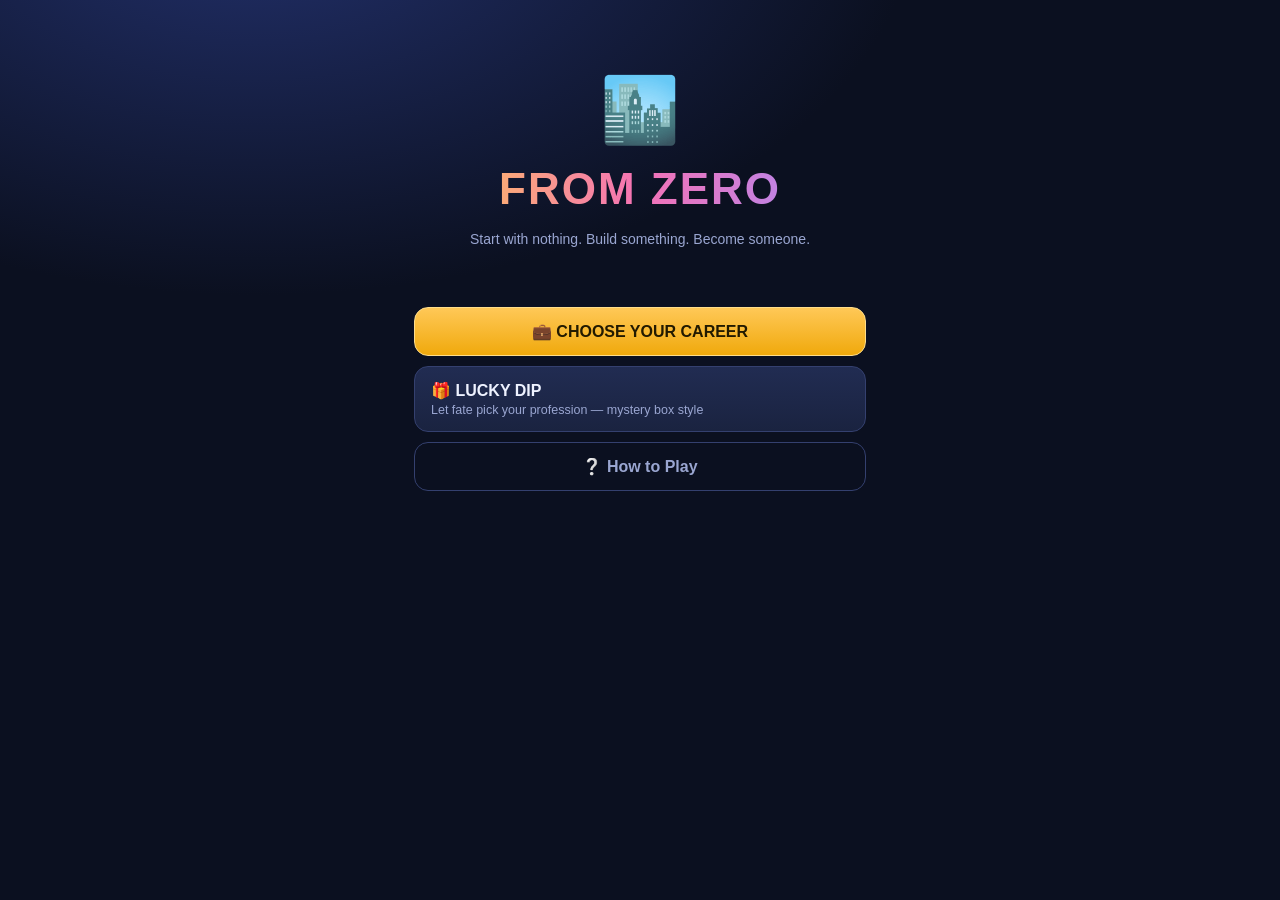
<file: index.html>
<!DOCTYPE html>
<html lang="en">
<head>
  <meta charset="UTF-8">
  <meta name="viewport" content="width=device-width, initial-scale=1.0, maximum-scale=1.0, user-scalable=no">
  <meta name="theme-color" content="#0b1020">
  <title>FROM ZERO — Career & Business Simulator</title>
  <link rel="stylesheet" href="styles.css">
</head>
<body>
  <div id="app">
    <header id="hud" class="hidden"></header>
    <main id="stage"></main>
  </div>
  <div id="toast" class="hidden"></div>
  <div id="modal" class="hidden"></div>
  <script src="data.js"></script>
  <script src="game.js"></script>
</body>
</html>
</file>
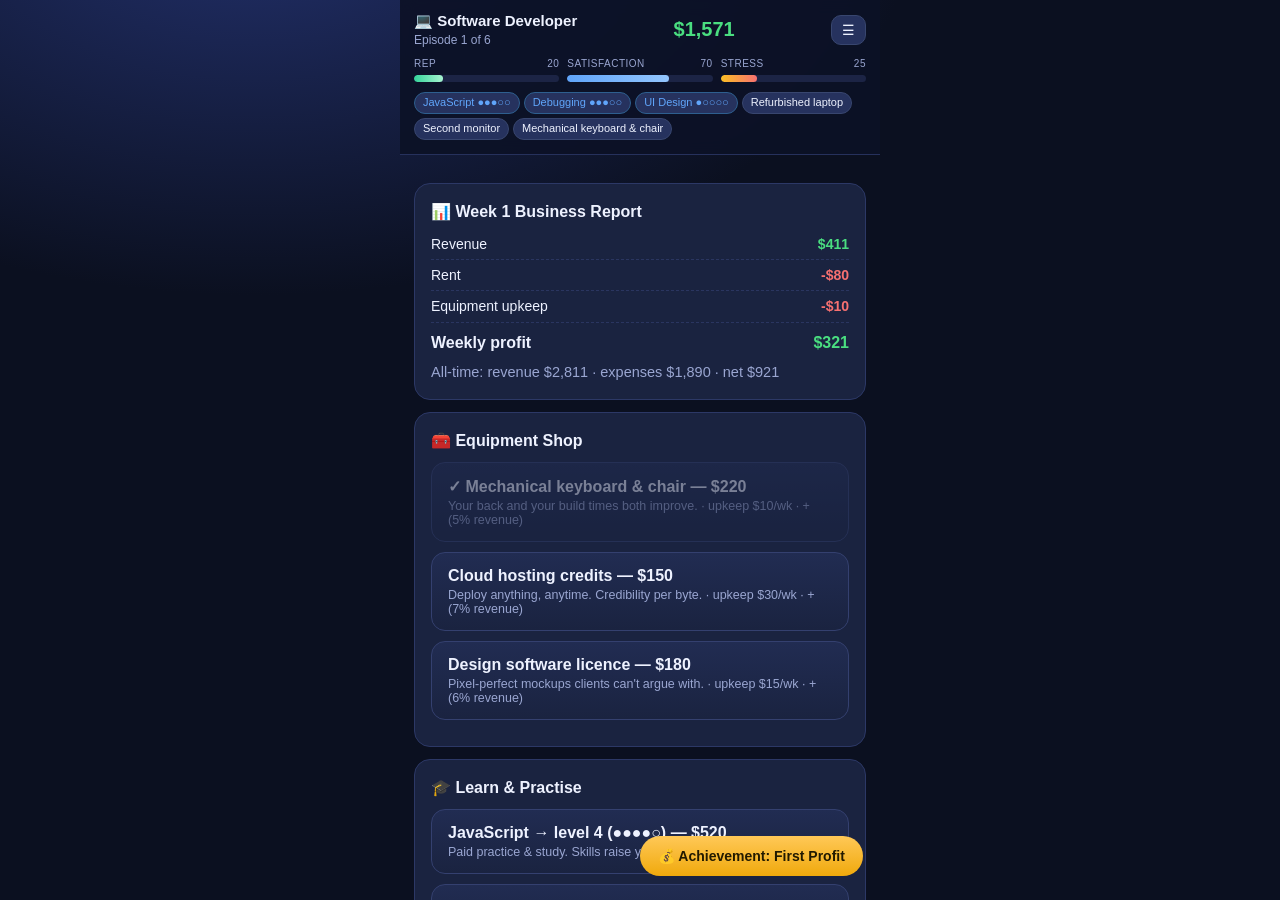
<file: demo.html>
<!DOCTYPE html>
<html lang="en">
<head>
  <meta charset="UTF-8">
  <meta name="viewport" content="width=device-width, initial-scale=1.0">
  <title>FROM ZERO — dev demo harness</title>
  <link rel="stylesheet" href="styles.css">
</head>
<body>
  <div id="app">
    <header id="hud" class="hidden"></header>
    <main id="stage"></main>
  </div>
  <div id="toast" class="hidden"></div>
  <div id="modal" class="hidden"></div>
  <script>/* dev harness: show the in-game HUD + weekly business hub */
    window.__fzNoSave = true;
    location.hash = "#demo";</script>
  <script src="data.js"></script>
  <script src="game.js"></script>
</body>
</html>
</file>
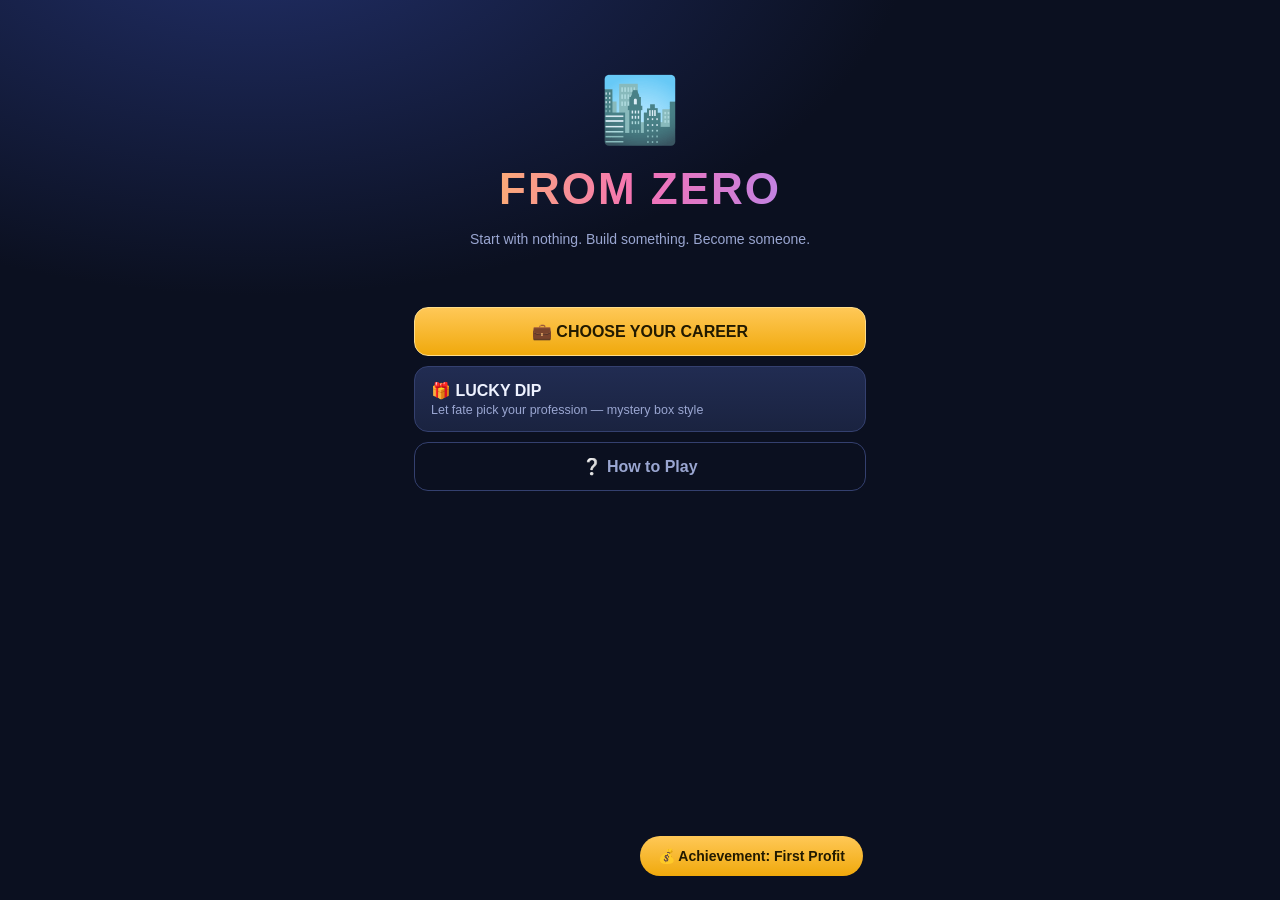
<file: test.html>
<!DOCTYPE html>
<html lang="en">
<head>
  <meta charset="UTF-8">
  <meta name="viewport" content="width=device-width, initial-scale=1.0">
  <title>FROM ZERO — dev test harness</title>
  <link rel="stylesheet" href="styles.css">
</head>
<body>
  <div id="app">
    <header id="hud" class="hidden"></header>
    <main id="stage"></main>
  </div>
  <div id="toast" class="hidden"></div>
  <div id="modal" class="hidden"></div>
  <script>/* dev harness: force the self-test hook before the engine boots */
    window.__fzNoSave = true;
    location.hash = "#test";</script>
  <script src="data.js"></script>
  <script src="game.js"></script>
</body>
</html>
</file>
<file: styles.css>
/* ============ FROM ZERO — mobile-first styles ============ */
* { margin: 0; padding: 0; box-sizing: border-box; -webkit-tap-highlight-color: transparent; }

:root {
  --bg: #0b1020;
  --bg2: #131a33;
  --card: #1a2340;
  --card2: #212c52;
  --ink: #eef2ff;
  --muted: #9aa6d1;
  --gold: #ffc857;
  --green: #4ade80;
  --red: #f87171;
  --blue: #60a5fa;
  --purple: #a78bfa;
  --pink: #f472b6;
  --radius: 16px;
}

html, body { height: 100%; overflow: hidden; }
body {
  background: radial-gradient(1200px 700px at 20% -10%, #22306b 0%, var(--bg) 55%) fixed, var(--bg);
  color: var(--ink);
  font-family: -apple-system, BlinkMacSystemFont, "Segoe UI", Roboto, Helvetica, Arial, sans-serif;
  font-size: 16px;
  line-height: 1.45;
}

#app {
  max-width: 480px; margin: 0 auto;
  height: 100vh; height: 100dvh;
  display: flex; flex-direction: column; overflow: hidden;
}
#stage {
  flex: 1 1 auto; min-height: 0;
  overflow-y: auto; overscroll-behavior: contain;
  -webkit-overflow-scrolling: touch;
  padding: 16px 14px 40px;
}

.hidden { display: none !important; }

/* ---------- animations ---------- */
@keyframes fadeIn { from { opacity: 0; transform: translateY(10px); } to { opacity: 1; transform: none; } }
@keyframes pop { 0% { transform: scale(.85); opacity: 0; } 70% { transform: scale(1.04); } 100% { transform: scale(1); opacity: 1; } }
@keyframes shake {
  0%, 100% { transform: rotate(0); } 15% { transform: rotate(-6deg); } 30% { transform: rotate(6deg); }
  45% { transform: rotate(-5deg); } 60% { transform: rotate(5deg); } 75% { transform: rotate(-3deg); }
}
@keyframes floaty { 0%,100% { transform: translateY(0); } 50% { transform: translateY(-6px); } }
@keyframes pulse { 0%,100% { box-shadow: 0 0 0 0 rgba(255,200,87,.45); } 50% { box-shadow: 0 0 0 10px rgba(255,200,87,0); } }

.fade { animation: fadeIn .35s ease both; }
.pop { animation: pop .3s ease both; }

/* ---------- buttons ---------- */
.btn {
  display: block; width: 100%;
  background: linear-gradient(180deg, var(--card2), var(--card));
  color: var(--ink); border: 1px solid #34406f; border-radius: 14px;
  padding: 14px 16px; margin: 10px 0; font-size: 16px; font-weight: 600;
  text-align: left; cursor: pointer; transition: transform .08s ease, filter .15s ease;
}
.btn:active { transform: scale(.98); filter: brightness(1.15); }
.btn.primary { background: linear-gradient(180deg, #ffc857, #f0a90c); color: #221a00; border-color: #ffdd8a; text-align: center; }
.btn.ghost { background: transparent; border: 1px solid #34406f; color: var(--muted); text-align: center; }
.btn.danger { border-color: #7f3a3a; color: var(--red); }
.btn:disabled { opacity: .45; cursor: not-allowed; }
.btn small { display: block; font-weight: 400; font-size: 12.5px; color: var(--muted); margin-top: 3px; }
.btn.primary small { color: #4a3900; }

/* ---------- title ---------- */
.title-wrap { text-align: center; padding: 48px 10px 20px; }
.logo {
  font-size: 44px; font-weight: 900; letter-spacing: 2px;
  background: linear-gradient(90deg, var(--gold), var(--pink), var(--purple));
  -webkit-background-clip: text; background-clip: text; -webkit-text-fill-color: transparent;
  animation: floaty 3s ease-in-out infinite;
}
.tagline { color: var(--muted); margin: 8px 0 28px; font-size: 14px; }
.icon-big { font-size: 64px; animation: floaty 3s ease-in-out infinite; display: block; }

/* ---------- cards ---------- */
.card {
  background: var(--card); border: 1px solid #2c3866; border-radius: var(--radius);
  padding: 16px; margin: 12px 0; animation: fadeIn .3s ease both;
}
.card h2 { font-size: 20px; margin-bottom: 6px; }
.card h3 { font-size: 16px; margin-bottom: 6px; }
.card p { color: var(--muted); font-size: 14.5px; }
.dim { color: var(--muted); font-size: 13px; }
.center { text-align: center; }

.chip {
  display: inline-block; background: #26325e; border: 1px solid #38466f; color: var(--ink);
  border-radius: 999px; padding: 4px 10px; font-size: 12.5px; margin: 3px 4px 3px 0;
}
.chip.gold { border-color: #8a6b1d; color: var(--gold); }
.chip.green { border-color: #2e6b45; color: var(--green); }
.chip.red { border-color: #7f3a3a; color: var(--red); }
.chip.blue { border-color: #2e5f8f; color: var(--blue); }
.chip.purple { border-color: #5f4d9e; color: var(--purple); }

/* ---------- career cards ---------- */
.career-card {
  background: linear-gradient(180deg, var(--card2), var(--card));
  border: 1px solid #34406f; border-radius: var(--radius);
  padding: 16px; margin: 12px 0; cursor: pointer; transition: transform .1s ease;
  animation: fadeIn .3s ease both;
}
.career-card:active { transform: scale(.98); }
.career-card .head { display: flex; align-items: center; gap: 12px; }
.career-card .ico { font-size: 40px; }
.career-card .name { font-size: 18px; font-weight: 800; }
.career-card .meta { display: flex; gap: 6px; flex-wrap: wrap; margin-top: 10px; }

/* ---------- lucky dip ---------- */
.boxes { display: flex; gap: 10px; justify-content: center; margin: 26px 0; }
.box {
  flex: 1; aspect-ratio: 3/4; max-width: 120px;
  background: linear-gradient(160deg, #2b3a78, #1a2340);
  border: 2px solid #44548f; border-radius: 14px;
  display: flex; align-items: center; justify-content: center;
  font-size: 52px; font-weight: 900; color: var(--gold); cursor: pointer;
  transition: transform .12s ease; animation: pulse 2s infinite;
}
.box:active { transform: scale(.94); }
.box.shaking { animation: shake .8s ease; }
.box.opened { animation: pop .45s ease both; border-color: var(--gold); cursor: default; }
.box.opened .reveal-ico { font-size: 56px; }
.box.opened .reveal-name { font-size: 12px; font-weight: 700; color: var(--gold); position: absolute; bottom: 10px; }

/* ---------- HUD ---------- */
#hud {
  flex-shrink: 0;
  background: rgba(13,18,38,.92); backdrop-filter: blur(8px);
  border-bottom: 1px solid #26315c; padding: 10px 14px 12px;
}
.hud-top { display: flex; align-items: center; justify-content: space-between; gap: 8px; }
.hud-career { font-weight: 800; font-size: 15px; display: flex; align-items: center; gap: 7px; }
.hud-ep { font-size: 12px; color: var(--muted); }
.hud-cash { font-weight: 900; font-size: 20px; color: var(--green); }
.hud-cash.neg { color: var(--red); }
.hud-menu-btn {
  background: #26325e; color: var(--ink); border: 1px solid #38466f; border-radius: 10px;
  padding: 6px 10px; font-size: 14px; cursor: pointer;
}
.bars { display: flex; gap: 8px; margin-top: 8px; }
.bar { flex: 1; }
.bar .lbl { font-size: 10px; color: var(--muted); text-transform: uppercase; letter-spacing: .5px; display: flex; justify-content: space-between; }
.bar .track { height: 7px; background: #1c2445; border-radius: 99px; margin-top: 3px; overflow: hidden; }
.bar .fill { height: 100%; border-radius: 99px; transition: width .5s ease; }
.fill.rep { background: linear-gradient(90deg, #34d399, #a7f3d0); }
.fill.sat { background: linear-gradient(90deg, #60a5fa, #93c5fd); }
.fill.stress { background: linear-gradient(90deg, #fbbf24, #f87171); }
.hud-chips { margin-top: 8px; display: flex; flex-wrap: wrap; gap: 0; }
.hud-chips .chip { padding: 2px 8px; font-size: 11px; margin: 2px 4px 2px 0; }
.debt-line { color: var(--red); font-size: 12px; font-weight: 700; }

/* ---------- stats grid (reports / endings) ---------- */
.statgrid { display: grid; grid-template-columns: 1fr 1fr; gap: 8px; margin: 10px 0; }
.stat { background: #141b36; border: 1px solid #2a3560; border-radius: 12px; padding: 10px; }
.stat .k { font-size: 11px; color: var(--muted); text-transform: uppercase; letter-spacing: .5px; }
.stat .v { font-size: 17px; font-weight: 800; margin-top: 2px; }
.v.pos { color: var(--green); } .v.negv { color: var(--red); } .v.gold { color: var(--gold); }

.delta { font-weight: 700; font-size: 13.5px; margin: 2px 8px 2px 0; display: inline-block; }
.delta.up { color: var(--green); } .delta.down { color: var(--red); }

/* ---------- episode ---------- */
.ep-tag { display: inline-block; background: #26325e; border: 1px solid #38466f; color: var(--gold); border-radius: 999px; padding: 3px 12px; font-size: 12px; font-weight: 700; letter-spacing: 1px; }
.story { color: #c7d0f2; font-size: 15px; }
.choice-note { color: var(--muted); font-size: 12px; margin-top: 2px; }
.result-deltas { margin: 8px 0; }

/* ---------- ending ---------- */
.ending-title { font-size: 26px; font-weight: 900; text-align: center; animation: pop .4s ease both; }
.ending-icon { font-size: 58px; text-align: center; display: block; animation: pop .5s ease both; }

/* ---------- achievements ---------- */
.ach { display: flex; gap: 10px; align-items: center; background: #141b36; border: 1px solid #2a3560; border-radius: 12px; padding: 10px; margin: 8px 0; }
.ach .ico { font-size: 26px; }
.ach.earned { border-color: #8a6b1d; background: #1d1a2f; }
.ach .t { font-weight: 700; font-size: 14px; }
.ach .d { font-size: 12px; color: var(--muted); }
.ach.locked { opacity: .45; }

/* ---------- toast & modal ---------- */
#toast {
  position: fixed; bottom: 24px; left: 50%; transform: translateX(-50%);
  background: linear-gradient(180deg, #ffc857, #f0a90c); color: #221a00;
  font-weight: 800; font-size: 14px; padding: 10px 18px; border-radius: 999px;
  z-index: 50; animation: pop .3s ease both; white-space: nowrap; max-width: 92vw;
}
#modal {
  position: fixed; inset: 0; background: rgba(5,8,18,.7); z-index: 40;
  display: flex; align-items: center; justify-content: center; padding: 20px;
}
#modal .sheet {
  background: var(--card); border: 1px solid #34406f; border-radius: var(--radius);
  padding: 20px; max-width: 420px; width: 100%; animation: pop .25s ease both;
}

.report-line { display: flex; justify-content: space-between; font-size: 14px; padding: 5px 0; border-bottom: 1px dashed #2a3560; }
.report-line b.pos { color: var(--green); } .report-line b.negv { color: var(--red); }
.total-line { display: flex; justify-content: space-between; font-size: 16px; font-weight: 800; padding-top: 8px; }

hr.soft { border: none; border-top: 1px solid #26315c; margin: 12px 0; }
</file>
